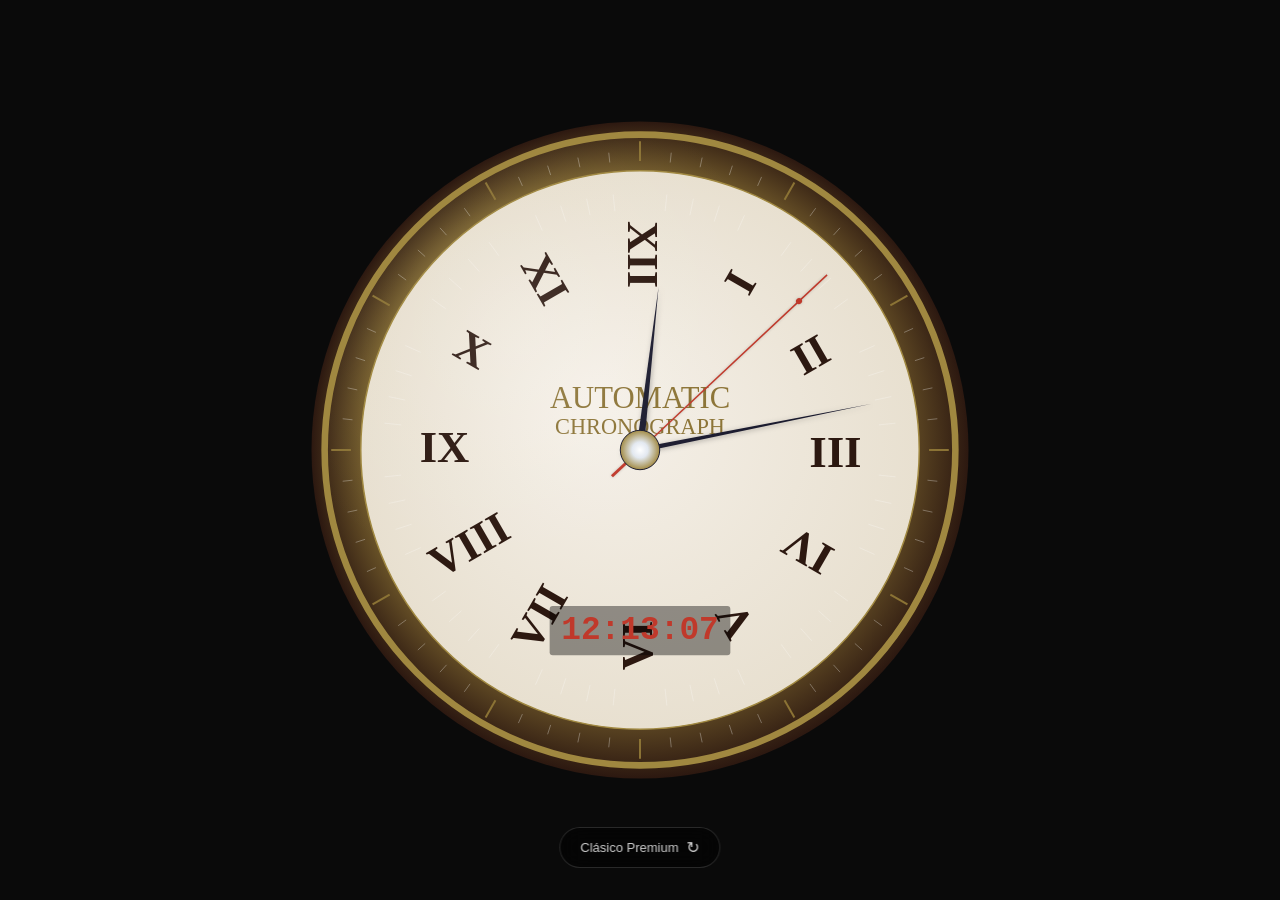
<file: index.html>
<!DOCTYPE html>
<html lang="es">
<head>
    <meta charset="UTF-8">
    <meta name="viewport" content="width=device-width, initial-scale=1.0, user-scalable=no">
    <title>Reloj QR</title>
    <link rel="manifest" href="manifest.json">
    <meta name="theme-color" content="#000000">
    <meta name="apple-mobile-web-app-capable" content="yes">
    <meta name="apple-mobile-web-app-status-bar-style" content="black-translucent">
    <link rel="apple-touch-icon" href="icon-192.png">
    <link rel="stylesheet" href="styles/style.css">
</head>
<body>
    <video id="video" autoplay playsinline muted></video>
    <canvas id="overlay"></canvas>

    <button id="btn-estilo" class="btn-estilo">
        <span id="nombre-estilo">Clásico Premium</span>
        <span class="btn-icono">↻</span>
    </button>

    <script src="js/reloj-canvas.js"></script>
    <script src="js/app.js"></script>
    <script>
        if ('serviceWorker' in navigator) {
            navigator.serviceWorker.register('service-worker.js');
        }
    </script>
</body>
</html>
</file>
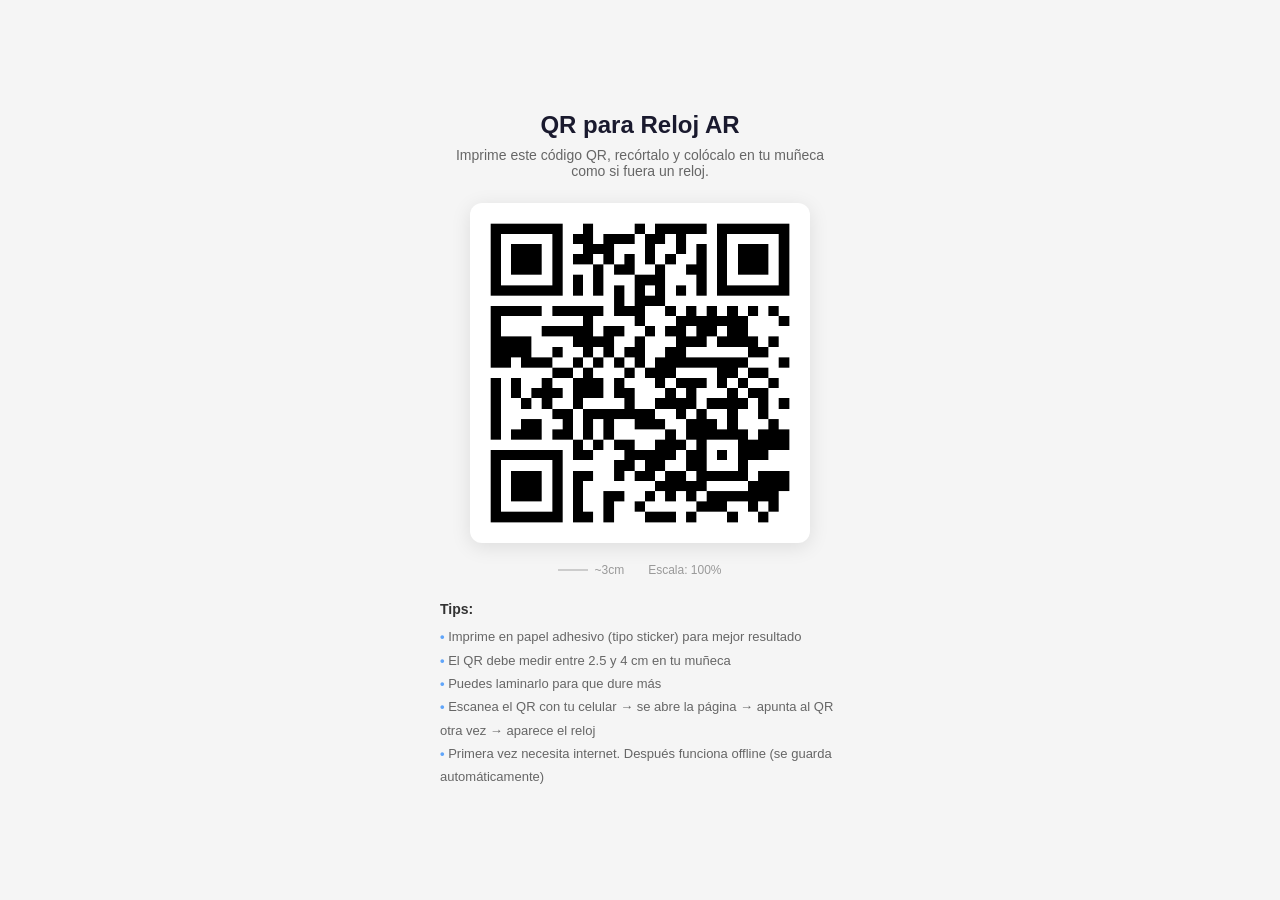
<file: qr/imprimir.html>
<!DOCTYPE html>
<html lang="es">
<head>
    <meta charset="UTF-8">
    <title>Imprimir QR para muñeca</title>
    <style>
        * { margin: 0; padding: 0; box-sizing: border-box; }
        body {
            display: flex;
            flex-direction: column;
            align-items: center;
            justify-content: center;
            min-height: 100vh;
            font-family: -apple-system, BlinkMacSystemFont, 'Segoe UI', sans-serif;
            background: #f5f5f5;
            padding: 40px 20px;
        }
        .container {
            text-align: center;
        }
        h1 {
            font-size: 24px;
            margin-bottom: 8px;
            color: #1a1a2e;
        }
        p {
            color: #666;
            margin-bottom: 24px;
            font-size: 14px;
            max-width: 400px;
        }
        .qr-wrapper {
            display: inline-block;
            background: white;
            padding: 20px;
            border-radius: 12px;
            box-shadow: 0 4px 20px rgba(0,0,0,0.1);
        }
        .qr-wrapper img {
            width: 300px;
            height: 300px;
            display: block;
        }
        .size-ref {
            margin-top: 16px;
            display: flex;
            justify-content: center;
            gap: 24px;
            font-size: 12px;
            color: #999;
        }
        .size-ref span {
            display: flex;
            align-items: center;
            gap: 6px;
        }
        .size-ref .line {
            width: 30px;
            height: 2px;
            background: #ccc;
        }
        .tips {
            margin-top: 24px;
            text-align: left;
            max-width: 400px;
        }
        .tips h3 {
            font-size: 14px;
            color: #333;
            margin-bottom: 8px;
        }
        .tips ul {
            list-style: none;
            font-size: 13px;
            color: #666;
            line-height: 1.8;
        }
        .tips ul li::before {
            content: '• ';
            color: #60A5FA;
            font-weight: bold;
        }
        @media print {
            body { background: white; padding: 0; }
            .no-print { display: none; }
            .qr-wrapper { box-shadow: none; padding: 10px; }
            .qr-wrapper img { width: 250px; height: 250px; }
        }
    </style>
</head>
<body>
    <div class="container">
        <h1>QR para Reloj AR</h1>
        <p>Imprime este código QR, recórtalo y colócalo en tu muñeca como si fuera un reloj.</p>

        <div class="qr-wrapper">
            <img src="codigo-qr.png" alt="QR Code">
        </div>

        <div class="size-ref no-print">
            <span><span class="line"></span> ~3cm</span>
            <span>Escala: 100%</span>
        </div>

        <div class="tips no-print">
            <h3>Tips:</h3>
            <ul>
                <li>Imprime en papel adhesivo (tipo sticker) para mejor resultado</li>
                <li>El QR debe medir entre 2.5 y 4 cm en tu muñeca</li>
                <li>Puedes laminarlo para que dure más</li>
                <li>Escanea el QR con tu celular → se abre la página → apunta al QR otra vez → aparece el reloj</li>
                <li>Primera vez necesita internet. Después funciona offline (se guarda automáticamente)</li>
            </ul>
        </div>
    </div>
</body>
</html>
</file>
<file: styles/style.css>
*, *::before, *::after {
    margin: 0;
    padding: 0;
    box-sizing: border-box;
}

html, body {
    width: 100%;
    height: 100%;
    overflow: hidden;
    background: #0a0a0a;
    font-family: -apple-system, BlinkMacSystemFont, 'Segoe UI', Roboto, sans-serif;
    -webkit-user-select: none;
    user-select: none;
    touch-action: none;
}

#video {
    position: fixed;
    top: 0;
    left: 0;
    width: 100%;
    height: 100%;
    object-fit: cover;
    z-index: 0;
}

#overlay {
    position: fixed;
    top: 0;
    left: 0;
    width: 100%;
    height: 100%;
    z-index: 1;
}

.btn-estilo {
    position: fixed;
    bottom: 32px;
    left: 50%;
    transform: translateX(-50%);
    z-index: 50;
    display: flex;
    align-items: center;
    gap: 8px;
    padding: 10px 20px;
    border: 1px solid rgba(255,255,255,0.15);
    border-radius: 25px;
    background: rgba(0,0,0,0.5);
    -webkit-backdrop-filter: blur(12px);
    backdrop-filter: blur(12px);
    color: rgba(255,255,255,0.8);
    font-size: 13px;
    font-weight: 500;
    cursor: pointer;
    transition: all 0.2s ease;
    touch-action: manipulation;
    -webkit-tap-highlight-color: transparent;
}

.btn-estilo:active {
    transform: translateX(-50%) scale(0.96);
}

.btn-icono {
    font-size: 16px;
}
</file>
